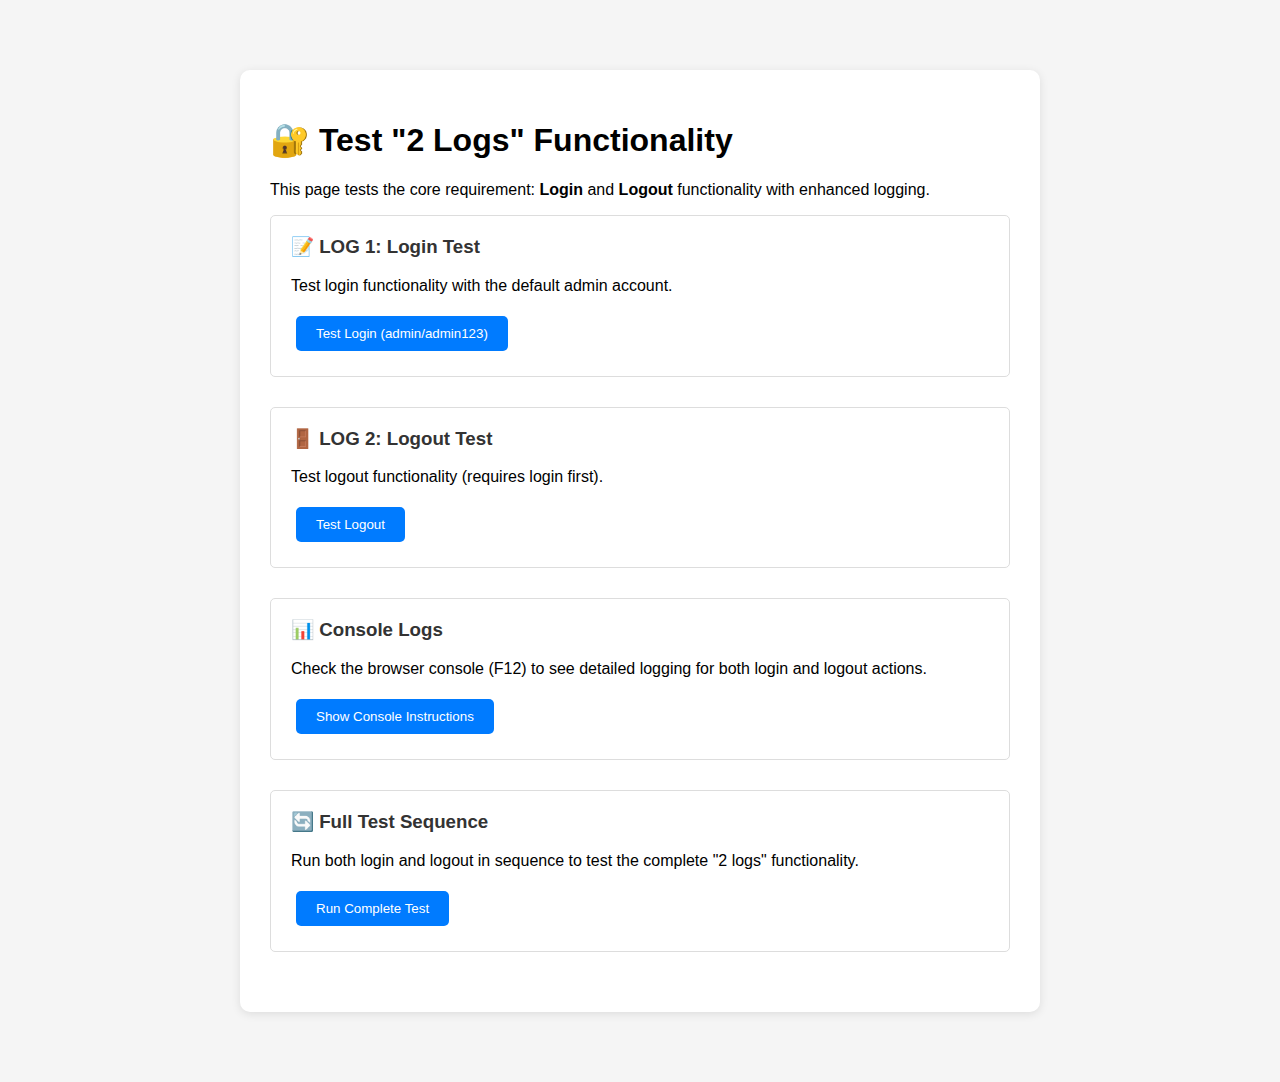
<file: test_2_logs.html>
<!DOCTYPE html>
<html lang="en">
<head>
    <meta charset="UTF-8">
    <meta name="viewport" content="width=device-width, initial-scale=1.0">
    <title>Test 2 Logs Functionality</title>
    <style>
        body {
            font-family: Arial, sans-serif;
            max-width: 800px;
            margin: 50px auto;
            padding: 20px;
            background: #f5f5f5;
        }
        
        .test-container {
            background: white;
            padding: 30px;
            border-radius: 10px;
            box-shadow: 0 2px 10px rgba(0,0,0,0.1);
        }
        
        .test-section {
            margin-bottom: 30px;
            padding: 20px;
            border: 1px solid #ddd;
            border-radius: 5px;
        }
        
        .test-section h3 {
            color: #333;
            margin-top: 0;
        }
        
        button {
            background: #007bff;
            color: white;
            border: none;
            padding: 10px 20px;
            border-radius: 5px;
            cursor: pointer;
            margin: 5px;
        }
        
        button:hover {
            background: #0056b3;
        }
        
        .result {
            margin-top: 15px;
            padding: 10px;
            border-radius: 5px;
            font-family: monospace;
        }
        
        .success {
            background: #d4edda;
            color: #155724;
            border: 1px solid #c3e6cb;
        }
        
        .error {
            background: #f8d7da;
            color: #721c24;
            border: 1px solid #f5c6cb;
        }
        
        .info {
            background: #d1ecf1;
            color: #0c5460;
            border: 1px solid #bee5eb;
        }
    </style>
</head>
<body>
    <div class="test-container">
        <h1>🔐 Test "2 Logs" Functionality</h1>
        <p>This page tests the core requirement: <strong>Login</strong> and <strong>Logout</strong> functionality with enhanced logging.</p>
        
        <div class="test-section">
            <h3>📝 LOG 1: Login Test</h3>
            <p>Test login functionality with the default admin account.</p>
            <button onclick="testLogin()">Test Login (admin/admin123)</button>
            <div id="loginResult" class="result" style="display: none;"></div>
        </div>
        
        <div class="test-section">
            <h3>🚪 LOG 2: Logout Test</h3>
            <p>Test logout functionality (requires login first).</p>
            <button onclick="testLogout()">Test Logout</button>
            <div id="logoutResult" class="result" style="display: none;"></div>
        </div>
        
        <div class="test-section">
            <h3>📊 Console Logs</h3>
            <p>Check the browser console (F12) to see detailed logging for both login and logout actions.</p>
            <button onclick="showConsoleInstructions()">Show Console Instructions</button>
            <div id="consoleInstructions" class="result info" style="display: none;">
                <strong>To view console logs:</strong><br>
                1. Press F12 to open Developer Tools<br>
                2. Click on the "Console" tab<br>
                3. Look for logs with 🔐 (login) and 🚪 (logout) emojis<br>
                4. Each action logs: username, timestamp, action type, and result
            </div>
        </div>
        
        <div class="test-section">
            <h3>🔄 Full Test Sequence</h3>
            <p>Run both login and logout in sequence to test the complete "2 logs" functionality.</p>
            <button onclick="runFullTest()">Run Complete Test</button>
            <div id="fullTestResult" class="result" style="display: none;"></div>
        </div>
    </div>

    <script>
        const API_BASE = '/api';
        
        async function testLogin() {
            const resultDiv = document.getElementById('loginResult');
            resultDiv.style.display = 'block';
            resultDiv.innerHTML = 'Testing login...';
            resultDiv.className = 'result info';
            
            try {
                console.log('🔐 MANUAL LOGIN TEST STARTED:', {
                    timestamp: new Date().toISOString(),
                    testType: 'manual_login_test'
                });
                
                const response = await fetch(`${API_BASE}/auth.php`, {
                    method: 'POST',
                    headers: {
                        'Content-Type': 'application/json'
                    },
                    body: JSON.stringify({
                        action: 'login',
                        username: 'admin',
                        password: 'admin123'
                    })
                });
                
                const data = await response.json();
                
                if (data.success) {
                    console.log('✅ MANUAL LOGIN TEST SUCCESS:', {
                        username: 'admin',
                        userId: data.user.id,
                        role: data.user.role,
                        timestamp: new Date().toISOString()
                    });
                    
                    resultDiv.className = 'result success';
                    resultDiv.innerHTML = `
                        ✅ LOGIN SUCCESS!<br>
                        User: ${data.user.username}<br>
                        Role: ${data.user.role}<br>
                        Time: ${new Date().toLocaleString()}<br>
                        <em>Check console for detailed logs</em>
                    `;
                } else {
                    console.log('❌ MANUAL LOGIN TEST FAILED:', {
                        reason: data.message,
                        timestamp: new Date().toISOString()
                    });
                    
                    resultDiv.className = 'result error';
                    resultDiv.innerHTML = `❌ LOGIN FAILED: ${data.message}`;
                }
            } catch (error) {
                console.error('🚨 MANUAL LOGIN TEST ERROR:', error);
                resultDiv.className = 'result error';
                resultDiv.innerHTML = `❌ ERROR: ${error.message}`;
            }
        }
        
        async function testLogout() {
            const resultDiv = document.getElementById('logoutResult');
            resultDiv.style.display = 'block';
            resultDiv.innerHTML = 'Testing logout...';
            resultDiv.className = 'result info';
            
            try {
                console.log('🚪 MANUAL LOGOUT TEST STARTED:', {
                    timestamp: new Date().toISOString(),
                    testType: 'manual_logout_test'
                });
                
                const response = await fetch(`${API_BASE}/auth.php`, {
                    method: 'POST',
                    headers: {
                        'Content-Type': 'application/json'
                    },
                    body: JSON.stringify({
                        action: 'logout'
                    })
                });
                
                const data = await response.json();
                
                if (data.success) {
                    console.log('✅ MANUAL LOGOUT TEST SUCCESS:', {
                        timestamp: new Date().toISOString()
                    });
                    
                    resultDiv.className = 'result success';
                    resultDiv.innerHTML = `
                        ✅ LOGOUT SUCCESS!<br>
                        Time: ${new Date().toLocaleString()}<br>
                        <em>Check console for detailed logs</em>
                    `;
                } else {
                    console.log('❌ MANUAL LOGOUT TEST FAILED:', {
                        reason: data.message,
                        timestamp: new Date().toISOString()
                    });
                    
                    resultDiv.className = 'result error';
                    resultDiv.innerHTML = `❌ LOGOUT FAILED: ${data.message}`;
                }
            } catch (error) {
                console.error('🚨 MANUAL LOGOUT TEST ERROR:', error);
                resultDiv.className = 'result error';
                resultDiv.innerHTML = `❌ ERROR: ${error.message}`;
            }
        }
        
        function showConsoleInstructions() {
            const instructionsDiv = document.getElementById('consoleInstructions');
            instructionsDiv.style.display = instructionsDiv.style.display === 'none' ? 'block' : 'none';
        }
        
        async function runFullTest() {
            const resultDiv = document.getElementById('fullTestResult');
            resultDiv.style.display = 'block';
            resultDiv.innerHTML = 'Running complete test sequence...';
            resultDiv.className = 'result info';
            
            console.log('🔄 FULL 2-LOGS TEST SEQUENCE STARTED:', {
                timestamp: new Date().toISOString(),
                testType: 'complete_2_logs_test'
            });
            
            try {
                // Test 1: Login
                await testLogin();
                await new Promise(resolve => setTimeout(resolve, 1000)); // Wait 1 second
                
                // Test 2: Logout
                await testLogout();
                
                resultDiv.className = 'result success';
                resultDiv.innerHTML = `
                    ✅ COMPLETE TEST FINISHED!<br>
                    Both LOGIN and LOGOUT tested successfully.<br>
                    Time: ${new Date().toLocaleString()}<br>
                    <em>Check console for all detailed logs</em>
                `;
                
                console.log('🎉 FULL 2-LOGS TEST SEQUENCE COMPLETED:', {
                    timestamp: new Date().toISOString(),
                    result: 'success'
                });
                
            } catch (error) {
                console.error('🚨 FULL TEST SEQUENCE ERROR:', error);
                resultDiv.className = 'result error';
                resultDiv.innerHTML = `❌ TEST SEQUENCE ERROR: ${error.message}`;
            }
        }
    </script>
</body>
</html>
</file>
